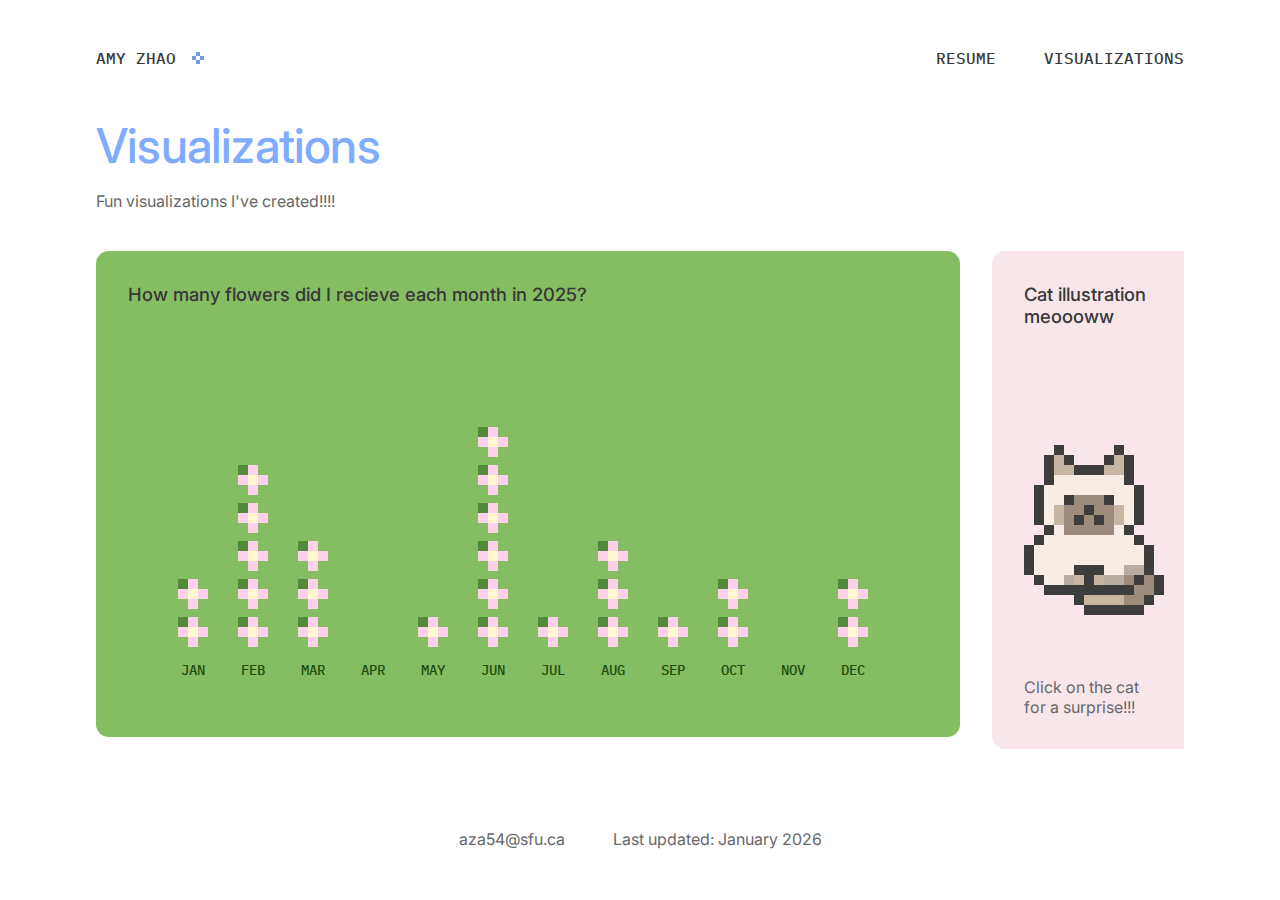
<file: visualizations/visualisations.html>
<!doctype html>
<html lang="en">
  <head>
    <meta charset="UTF-8" />
    <meta name="viewport" content="width=device-width, initial-scale=1.0" />
    <title>Visualizations</title>
    <link rel="stylesheet" href="/style.css" />
    <link rel="preconnect" href="https://fonts.googleapis.com" />
    <link rel="preconnect" href="https://fonts.gstatic.com" crossorigin />
    <link
      href="https://fonts.googleapis.com/css2?family=IBM+Plex+Mono:ital,wght@0,100;0,200;0,300;0,400;0,500;0,600;0,700;1,100;1,200;1,300;1,400;1,500;1,600;1,700&family=Inter:ital,opsz,wght@0,14..32,100..900;1,14..32,100..900&display=swap"
      rel="stylesheet"
    />
  </head>

  <body>
    <div class="page">
      <header>
        <nav class="navigation">
          <div class="left-nav">
            <a href="/index.html" aria-label="Amy Zhao" class="nav-text-link"
              >Amy Zhao</a
            >
            <svg
              class="nav-svg"
              width="12"
              height="12"
              viewBox="0 0 12 12"
              fill="none"
              xmlns="http://www.w3.org/2000/svg"
            >
              <rect
                width="4"
                height="4"
                transform="translate(4)"
                fill="#6F9CE1"
              />
              <rect
                width="4"
                height="4"
                transform="translate(0 4)"
                fill="#6F9CE1"
              />
              <rect
                width="4"
                height="4"
                transform="translate(8 4)"
                fill="#6F9CE1"
              />
              <rect
                width="4"
                height="4"
                transform="translate(4 8)"
                fill="#6F9CE1"
              />
            </svg>
          </div>
          <div class="right-nav">
            <a
              href="https://drive.google.com/file/d/1NHGolFDvQ5jlXy-HRXI8WRK5U32k01mS/view?usp=sharing"
              class="nav-text-link"
              target="_blank"
              rel="noopener noreferrer"
              >Resume</a
            >
            <a href="visualisations.html" class="nav-text-link"
              >Visualizations</a
            >
          </div>
        </nav>
      </header>
      <div class="content">
        <div class="home-content">
          <div class="header-content">
            <h1 class="heading-1">Visualizations</h1>
            <p class="p-regular">Fun visualizations I've created!!!!</p>
          </div>
          <div class="two-column">
            <div class="column">
              <div class="vis-container flower-vis">
                <p class="heading-4">
                  How many flowers did I recieve each month in 2025?
                </p>
                <svg id="vis" width="800" height="400"></svg>
              </div>
            </div>
            <div class="column">
              <div class="vis-container cat-vis">
                <p class="heading-4">
                  Cat illustration meoooww
                </p>
              <div id="surprise" class="hidden">
                <svg width="70" height="50">
                  <rect x="50" width="10" height="20" fill="#3D3D3D"></rect>
                  <rect
                    x="30"
                    y="30"
                    width="10"
                    height="10"
                    fill="#3D3D3D"
                  ></rect>
                  <rect y="30" width="10" height="10" fill="#3D3D3D"></rect>
                  <rect
                    x="60"
                    y="30"
                    width="10"
                    height="10"
                    fill="#3D3D3D"
                  ></rect>
                  <rect
                    x="20"
                    y="40"
                    width="10"
                    height="10"
                    fill="#3D3D3D"
                  ></rect>
                  <rect
                    x="10"
                    y="40"
                    width="20"
                    height="10"
                    fill="#3D3D3D"
                  ></rect>
                  <rect
                    x="40"
                    y="40"
                    width="20"
                    height="10"
                    fill="#3D3D3D"
                  ></rect>
                  <rect x="10" width="10" height="20" fill="#3D3D3D"></rect>
                </svg>
              </div>
              <svg width="140" height="200" id="cat" style="cursor: pointer">
                <rect
                  x="10"
                  y="90"
                  width="110"
                  height="50"
                  fill="#F8EDE5"
                ></rect>
                <rect
                  x="40"
                  y="130"
                  width="70"
                  height="10"
                  fill="#B8ADA3"
                ></rect>
                <rect
                  x="100"
                  y="120"
                  width="20"
                  height="10"
                  fill="#B8ADA3"
                ></rect>

                <rect
                  x="20"
                  y="30"
                  width="90"
                  height="60"
                  fill="#F8EDE5"
                ></rect>
                <rect
                  x="40"
                  y="50"
                  width="50"
                  height="40"
                  fill="#9D8C7B"
                ></rect>
                <rect
                  x="100"
                  y="130"
                  width="30"
                  height="30"
                  fill="#9D8C7B"
                ></rect>

                <rect x="30" y="0" width="10" height="10" fill="#3D3D3D"></rect>
                <rect x="90" y="0" width="10" height="10" fill="#3D3D3D"></rect>

                <rect
                  x="20"
                  y="80"
                  width="10"
                  height="10"
                  fill="#3D3D3D"
                ></rect>
                <rect
                  x="40"
                  y="50"
                  width="10"
                  height="10"
                  fill="#3D3D3D"
                ></rect>
                <rect
                  x="80"
                  y="50"
                  width="10"
                  height="10"
                  fill="#3D3D3D"
                ></rect>

                <rect
                  x="60"
                  y="60"
                  width="10"
                  height="10"
                  fill="#3D3D3D"
                ></rect>
                <rect
                  x="50"
                  y="70"
                  width="10"
                  height="10"
                  fill="#3D3D3D"
                ></rect>
                <rect
                  x="70"
                  y="70"
                  width="10"
                  height="10"
                  fill="#3D3D3D"
                ></rect>

                <rect
                  x="90"
                  y="60"
                  width="10"
                  height="20"
                  fill="#C9B6A2"
                ></rect>
                <rect
                  x="60"
                  y="150"
                  width="40"
                  height="10"
                  fill="#C9B6A2"
                ></rect>
                <rect
                  x="30"
                  y="60"
                  width="10"
                  height="20"
                  fill="#C9B6A2"
                ></rect>
                <rect
                  x="50"
                  y="130"
                  width="30"
                  height="10"
                  fill="#C9B6A2"
                ></rect>

                <rect
                  x="30"
                  y="10"
                  width="20"
                  height="20"
                  fill="#C9B6A2"
                ></rect>
                <rect
                  x="80"
                  y="10"
                  width="20"
                  height="20"
                  fill="#C9B6A2"
                ></rect>

                <rect
                  x="100"
                  y="80"
                  width="10"
                  height="10"
                  fill="#3D3D3D"
                ></rect>
                <rect
                  x="10"
                  y="90"
                  width="10"
                  height="10"
                  fill="#3D3D3D"
                ></rect>
                <rect
                  x="110"
                  y="90"
                  width="10"
                  height="10"
                  fill="#3D3D3D"
                ></rect>

                <rect
                  x="10"
                  y="130"
                  width="10"
                  height="10"
                  fill="#3D3D3D"
                ></rect>
                <rect
                  x="50"
                  y="150"
                  width="10"
                  height="10"
                  fill="#3D3D3D"
                ></rect>
                <rect
                  x="120"
                  y="150"
                  width="10"
                  height="10"
                  fill="#3D3D3D"
                ></rect>

                <rect
                  x="130"
                  y="130"
                  width="10"
                  height="20"
                  fill="#3D3D3D"
                ></rect>
                <rect
                  x="110"
                  y="130"
                  width="10"
                  height="10"
                  fill="#3D3D3D"
                ></rect>

                <rect
                  x="0"
                  y="100"
                  width="10"
                  height="30"
                  fill="#3D3D3D"
                ></rect>
                <rect
                  x="120"
                  y="100"
                  width="10"
                  height="30"
                  fill="#3D3D3D"
                ></rect>

                <rect
                  x="40"
                  y="10"
                  width="10"
                  height="10"
                  fill="#3D3D3D"
                ></rect>
                <rect
                  x="60"
                  y="130"
                  width="10"
                  height="10"
                  fill="#3D3D3D"
                ></rect>
                <rect
                  x="80"
                  y="10"
                  width="10"
                  height="10"
                  fill="#3D3D3D"
                ></rect>

                <rect
                  x="50"
                  y="20"
                  width="30"
                  height="10"
                  fill="#3D3D3D"
                ></rect>
                <rect
                  x="50"
                  y="120"
                  width="30"
                  height="10"
                  fill="#3D3D3D"
                ></rect>

                <rect
                  x="20"
                  y="140"
                  width="90"
                  height="10"
                  fill="#3D3D3D"
                ></rect>
                <rect
                  x="60"
                  y="160"
                  width="60"
                  height="10"
                  fill="#3D3D3D"
                ></rect>

                <rect
                  x="20"
                  y="10"
                  width="10"
                  height="30"
                  fill="#3D3D3D"
                ></rect>
                <rect
                  x="100"
                  y="10"
                  width="10"
                  height="30"
                  fill="#3D3D3D"
                ></rect>

                <rect
                  x="10"
                  y="40"
                  width="10"
                  height="40"
                  fill="#3D3D3D"
                ></rect>
                <rect
                  x="110"
                  y="40"
                  width="10"
                  height="40"
                  fill="#3D3D3D"
                ></rect>
              </svg>
              <p class="p-regular">Click on the cat for a surprise!!!</p>
            </div>
          </div>
        </div>
      </div>
      
    </div>
    <footer>
            <div class="footer-flex">
                <p class="p-regular">aza54@sfu.ca</p>
                 <p class="p-regular">Last updated: January 2026</p>
            </div>
        </footer>
    <script src="vis.js" type="text/javascript"></script>
  </body>
</html>
</file>
<file: style.css>
* {
  padding: 0;
  margin: 0;
  box-sizing: border-box;
  outline: 0;
  font-family: sans-serif;
}

html,
body {
  height: 100%;
  margin: 0;
  width: 100%;
}

.page {
  height: 100%;
  width: 100%;
}

.content {
  padding-inline: 6rem;
  padding-block: 3rem;
}

/* Fonts */

.p-regular {
  font-family: "Inter", sans-serif;
  font-weight: 400;
  color: rgb(104, 104, 104);
  font-style: normal;
  font-size: 1rem;
}

.heading-1 {
  font-family: "Inter", sans-serif;
  font-weight: 500;
  color: rgb(127, 172, 255);
  font-size: 3rem;
  letter-spacing: -0.05rem;
}

.heading-3 {
  font-family: "IBM Plex Mono", sans-serif;
  font-weight: 500;
  color: rgb(70, 101, 173);
  font-size: 1.25rem;
  text-transform: uppercase;
}

.heading-4 {
  font-family: "Inter", sans-serif;
  font-weight: 500;
  color: rgb(55, 55, 55);
  font-style: normal;
  font-size: 1.15rem;
}

.nav-text-link {
  font-family: "IBM Plex Mono", sans-serif;
  font-weight: 500;
  display: inline-flex;
  color: rgb(59, 59, 59);
  text-transform: uppercase;
  text-decoration: none;
}

.label {
  font-family: "IBM Plex Mono", sans-serif;
  font-weight: 500;
  display: inline-flex;
  color: rgb(147, 147, 147);
  text-transform: uppercase;
  text-decoration: none;
  font-size: 0.9rem;
}

a:hover,
a:focus {
  color: rgb(127, 172, 255);
  cursor: pointer;
  transition: color 0.3s ease;
}

/* Navigation */
.navigation {
  padding-inline: 6rem;
  padding-top: 3rem;
  display: flex;
  justify-content: space-between;
  font-size: 1rem;
  align-items: flex-start;
}

.left-nav {
  display: flex;
  justify-content: space-between;
  align-items: center;
  align-content: center;
  border-radius: 2rem;
  gap: 1rem;
}

.right-nav {
  display: flex;
  justify-content: space-between;
  align-items: center;
  align-content: center;
  border-radius: 2rem;
  gap: 3rem;
}

.home-content {
  display: flex;
  flex-direction: column;
  justify-content: flex-start;
  align-content: flex-start;
  align-items: flex-start;
  justify-items: flex-start;
  width: 100%;
  height: 100%;
  overflow: hidden;
  gap: 2.5rem;
}

/* layouts */

.header-content {
  display: flex;
  flex-direction: column;
  justify-content: flex-start;
  align-content: flex-start;
  align-items: flex-start;
  justify-items: flex-start;
  width: 50%;
  height: 100%;
  overflow: hidden;
  gap: 1rem;
}

.home-item {
  display: flex;
  flex-direction: column;
  justify-content: flex-start;
  width: 100%;
  height: auto;
  overflow: hidden;
  gap: 0.8rem;
  background-color: rgb(246, 246, 246);
  padding: 1.15rem;
  border-radius: 0.8rem;
}

.two-column {
  display: flex;
  flex-direction: row;
  justify-content: flex-start;
  align-content: flex-start;
  align-items: flex-start;
  justify-items: flex-start;
  width: 100%;
  gap: 2rem;
}

.column {
  display: flex;
  flex-direction: column;
  justify-content: flex-start;
  align-content: flex-start;
  align-items: flex-start;
  justify-items: flex-start;
  width: 100%;
  gap: 2rem;
}

.list-header {
  display: flex;
  flex-direction: row;
  justify-content: space-between;
  align-content: space-between;
  align-items: flex-start;
  justify-items: flex-start;
  width: 100%;
}

.list-item {
  display: flex;
  flex-direction: column;
  justify-content: flex-start;
  align-content: flex-start;
  align-items: flex-start;
  justify-items: flex-start;
  width: 100%;
  height: 100%;
  gap: 0.5rem;
}

.img-container {
  display: flex;
  width: 100%;
  gap: 1rem;
}

.img-item {
  display: flex;
  flex: 1;
  flex-direction: column;
  align-items: flex-start;
  gap: 1rem;
}

.home-image {
  border-radius: 0.5rem;
  width: 100%;
  height: auto;
  object-fit: contain;
  display: block;
}

.footer-flex{
    display: flex;
    flex-direction: row;
    justify-content: center;
    padding-inline: 3rem;
    padding-block: 2rem;
    gap: 3rem;
}


/* Visualizations  */
.hidden {
  opacity: 0;
  pointer-events: none;
  transform: scale(0.8) translateY(10px);
}

.visible {
  opacity: 1;
  pointer-events: auto;
  animation: bounceIn 0.6s ease-out forwards;
}

.vis-container{
    display: flex;
    flex-direction: column;
    width: 100%;
    height: 100%;
    padding:2rem;
    border-radius: 0.8rem;
}

.flower-vis{
      background-color: rgb(133, 190, 98);

}

.cat-vis{
      background-color: rgb(248, 230, 235);
    align-items: center;
    gap: 2rem;
    height:100%;
}

@keyframes bounceIn {
  0% {
    transform: scale(0.8) translateY(20px);
  }
  50% {
    transform: scale(1.1) translateY(-10px);
  }
  70% {
    transform: scale(0.95) translateY(5px);
  }
  100% {
    transform: scale(1) translateY(0);
  }
}

/* breakpoints */

@media (width < 84rem) {
  .visualization-page {
    display: flex;
    flex-direction: column;
  }

}

@media (width < 64rem) {
  .two-column {
    display: flex;
    flex-direction: column;
  }
  .header-content {
    width: 100%;
  }
}

@media (width < 36rem) {
.content {
  padding-inline: 2rem;
  padding-block: 2rem;

}
.navigation {
  padding-inline: 2rem;
  padding-top: 2rem;
}

.p-regular {
  font-size: 0.8rem;
}

.heading-1 {
  font-size: 2rem;

}

.heading-3 {
  font-size: 1rem;
}

.heading-4 {
  font-size: 0.9rem;
}

.nav-text-link {
    font-size: 0.8rem;
}

.label {
  font-size: 0.8rem;
}


.left-nav {
  gap: 0.5rem;
}

.right-nav {

  border-radius: 0;
  gap: 1rem;
}

}
</file>
